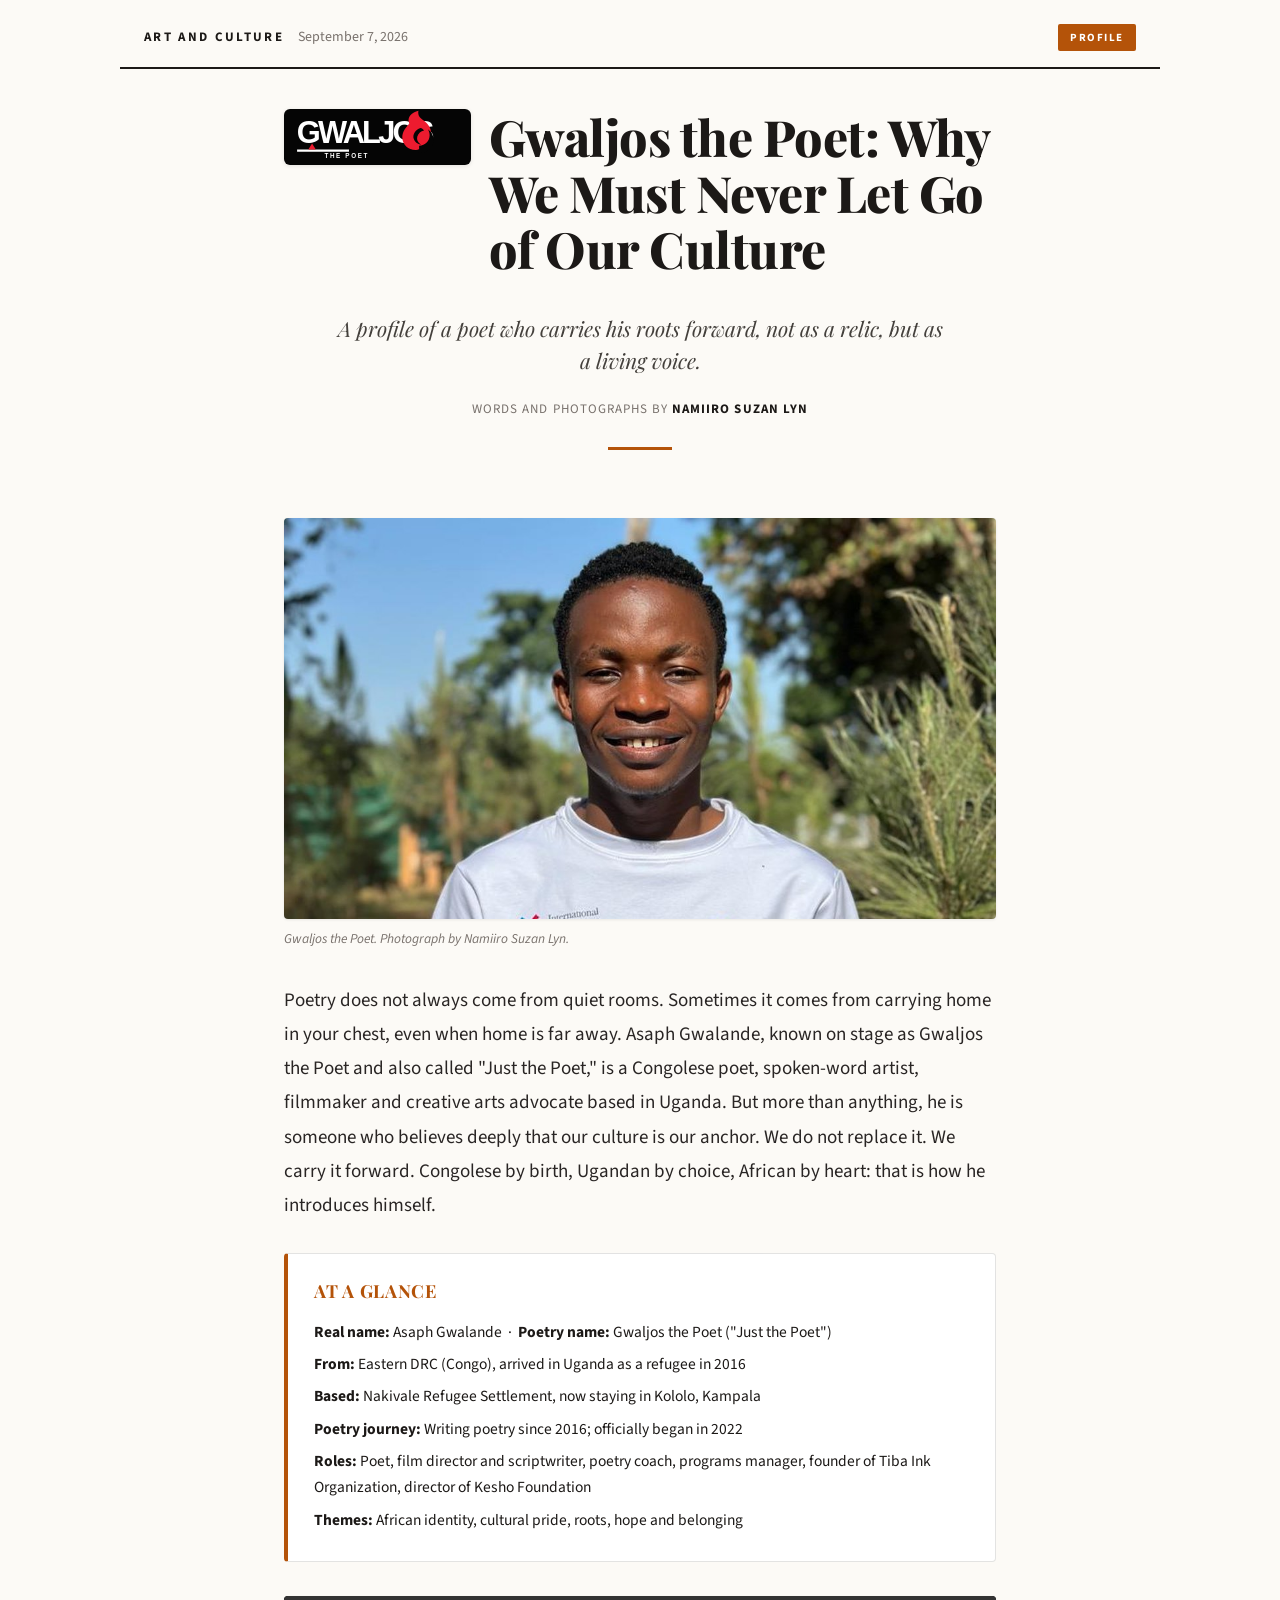
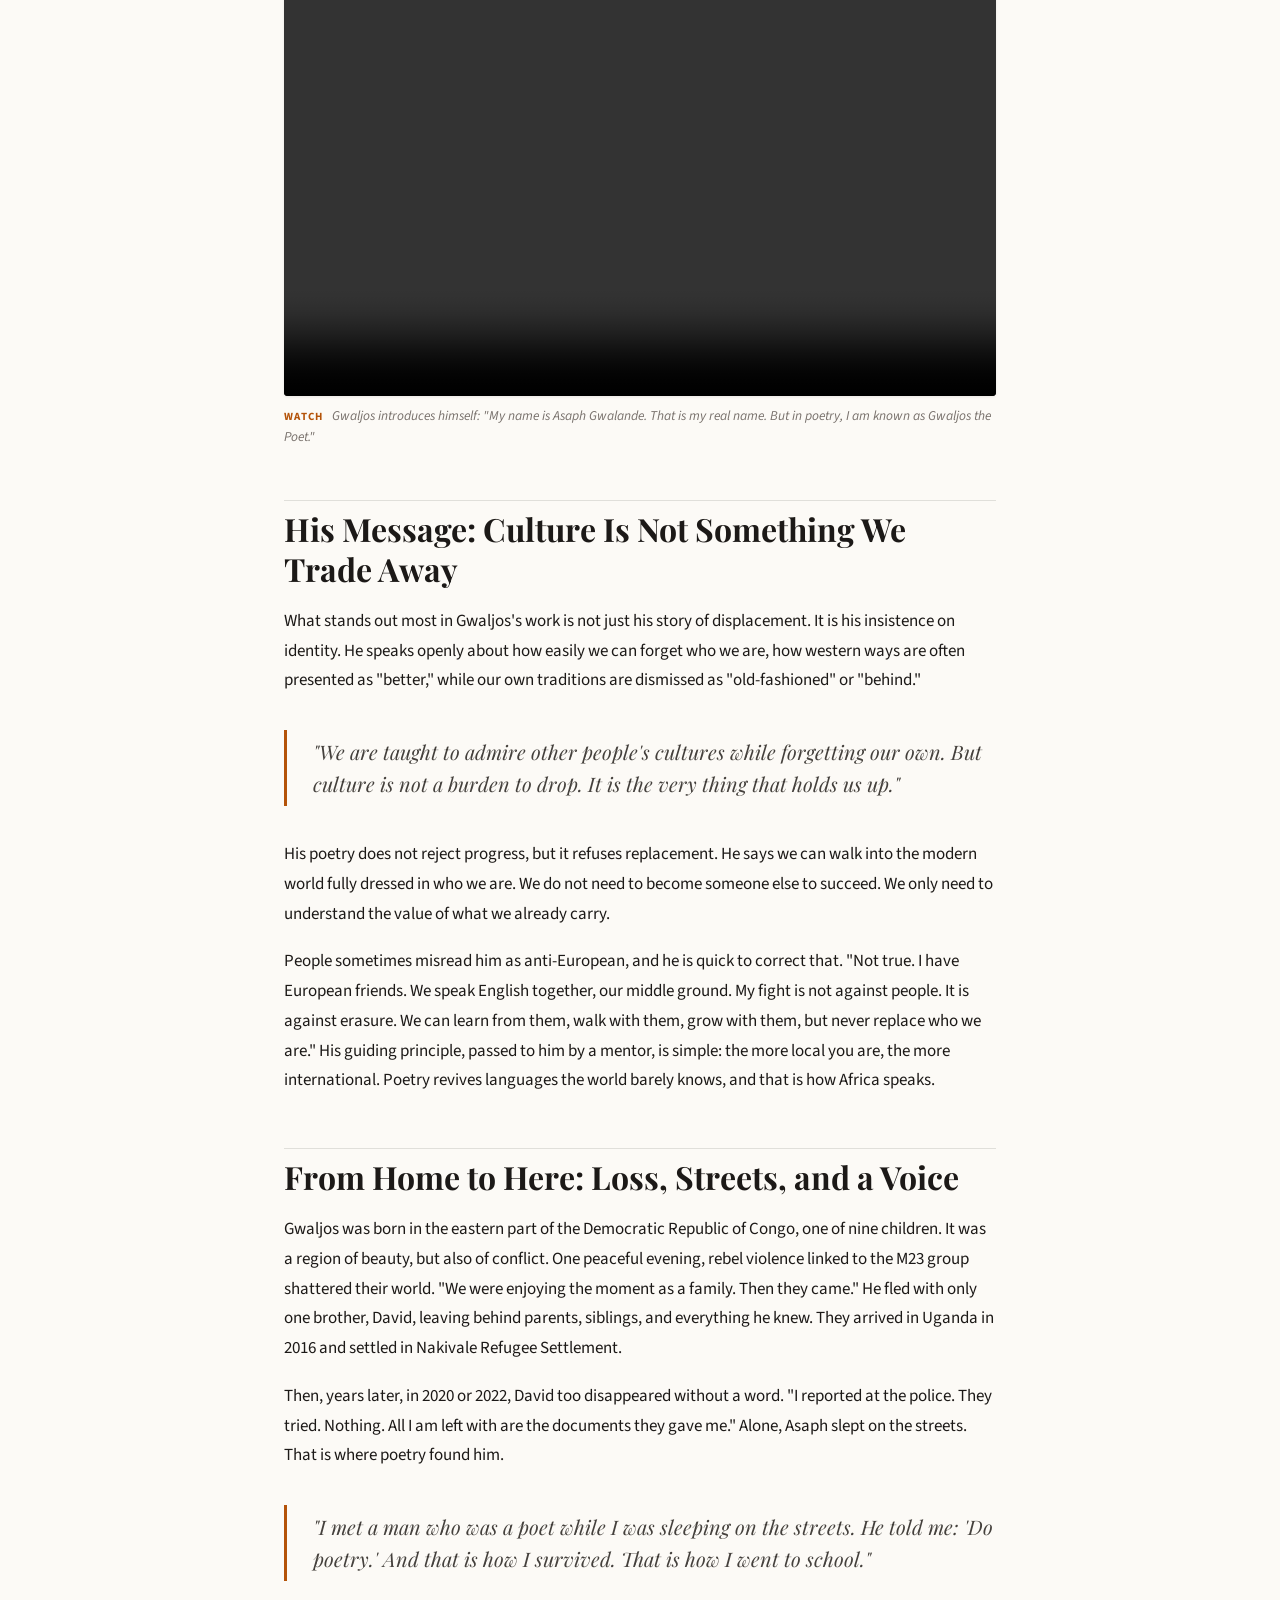
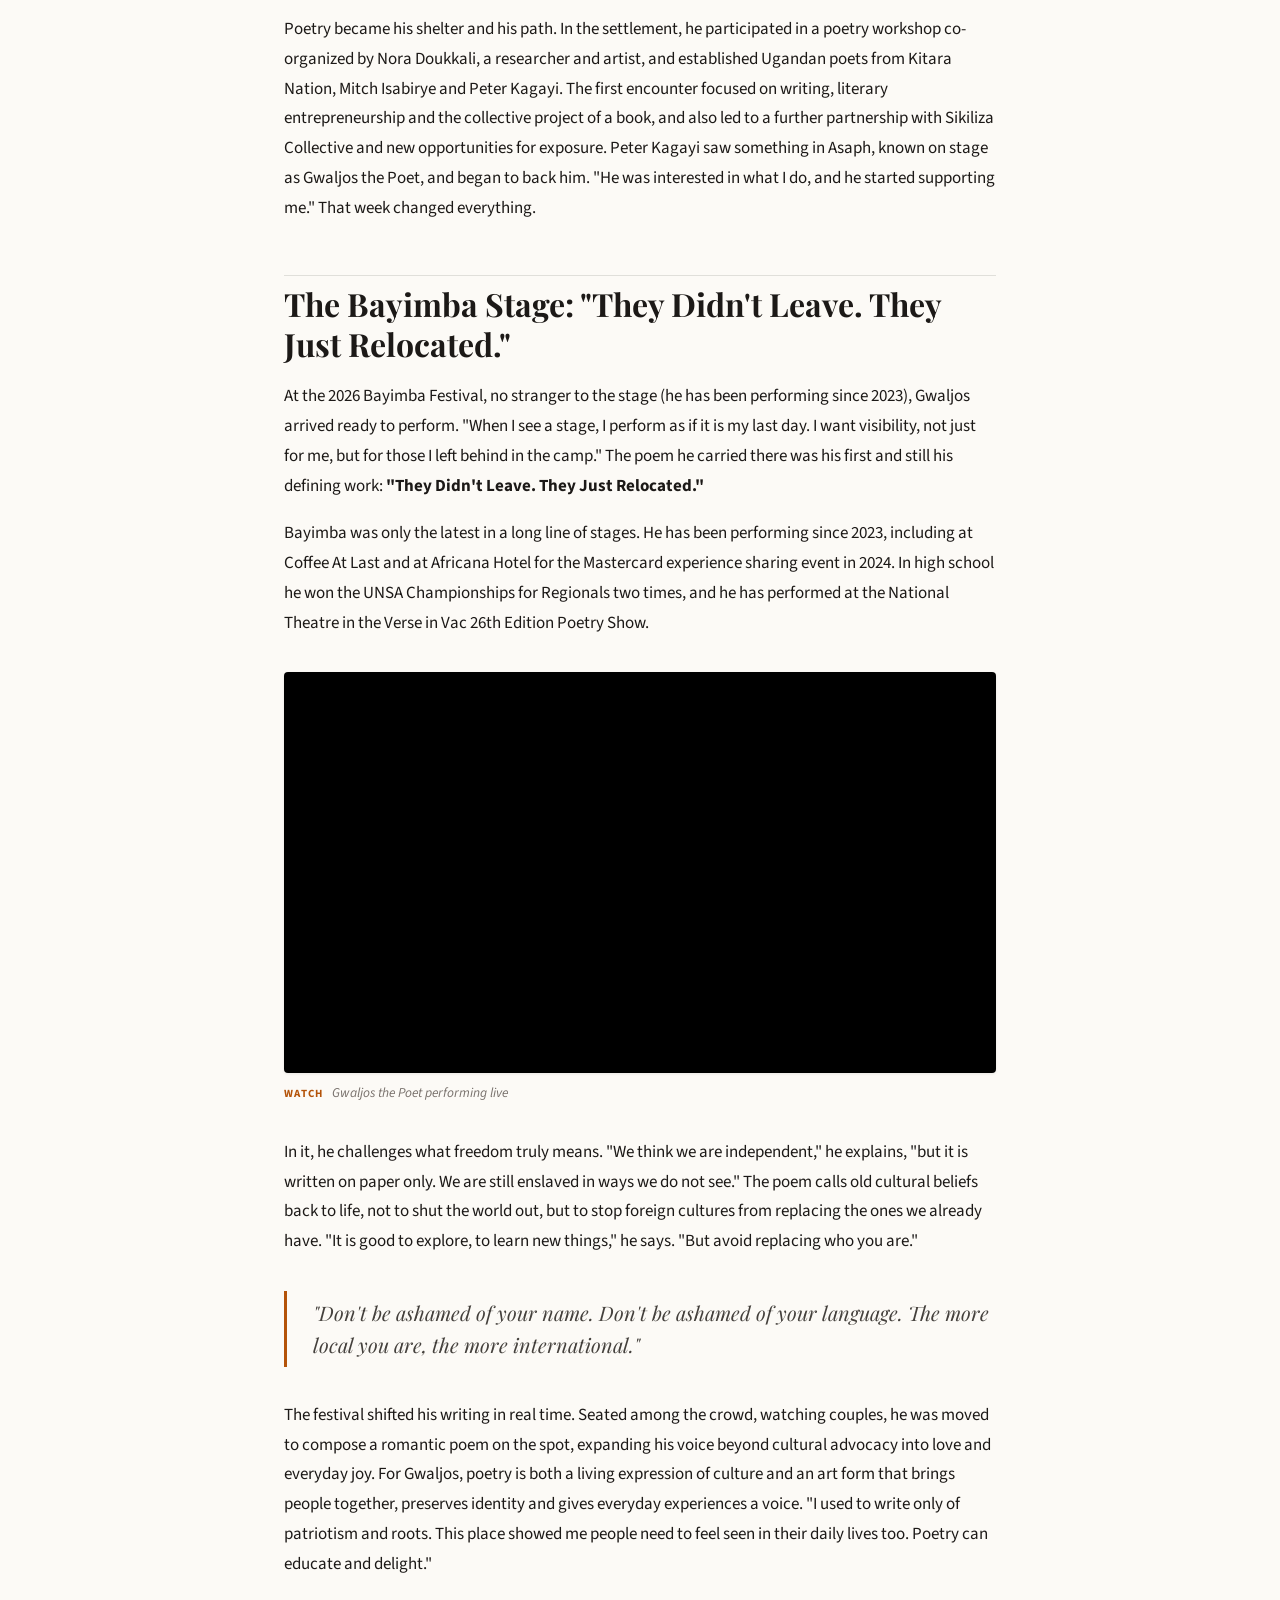
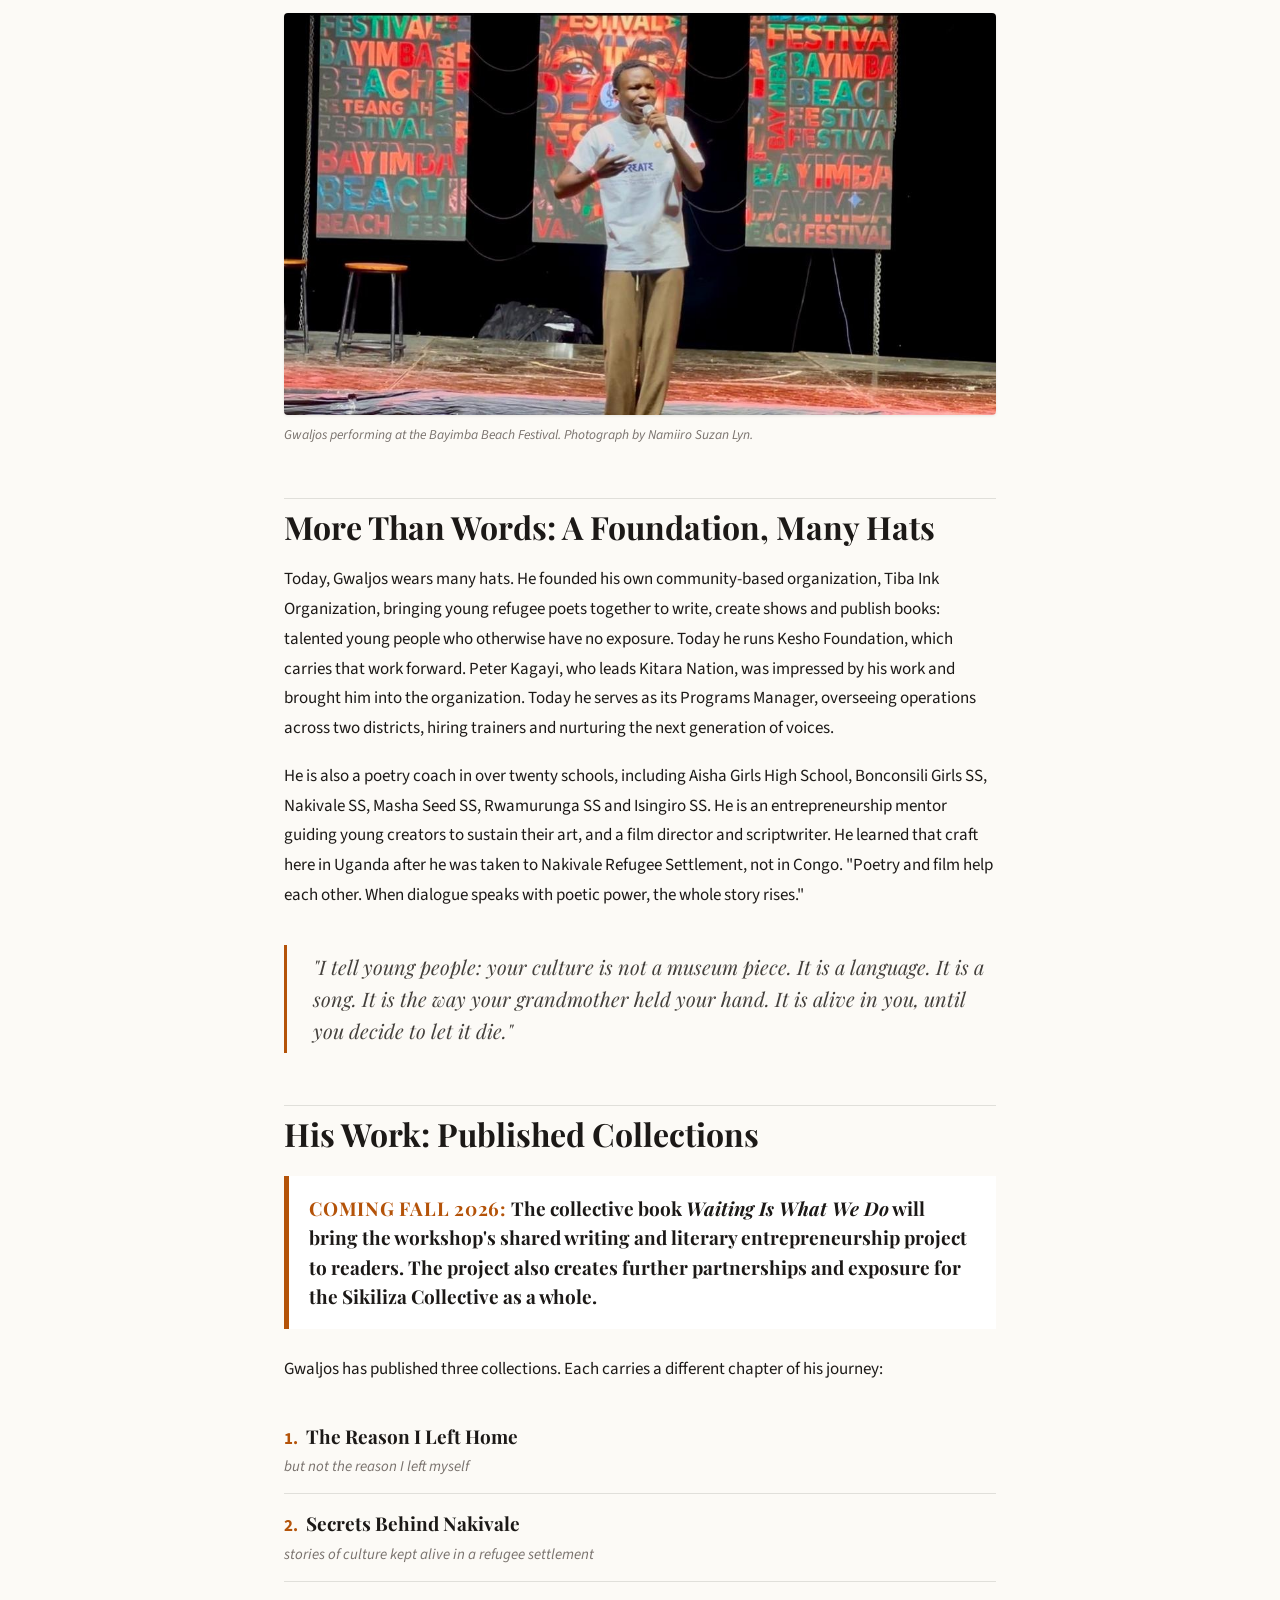
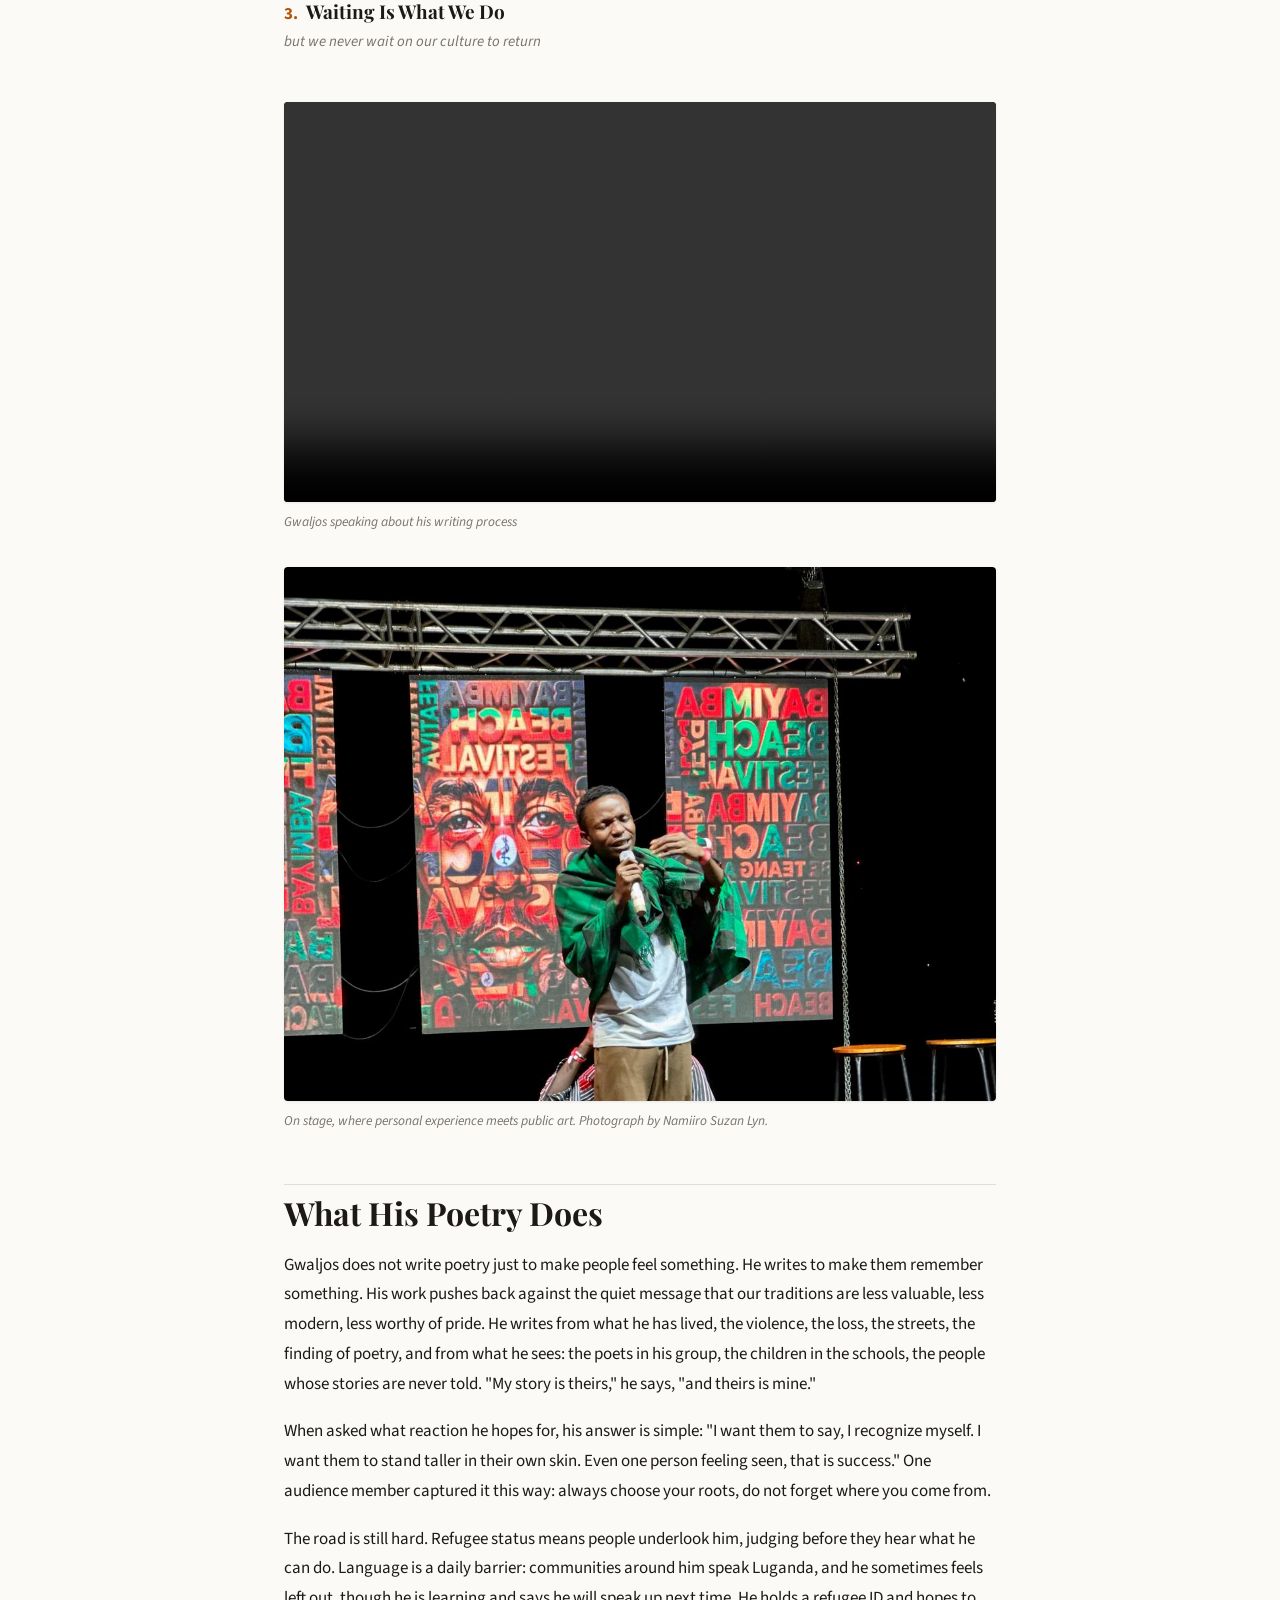
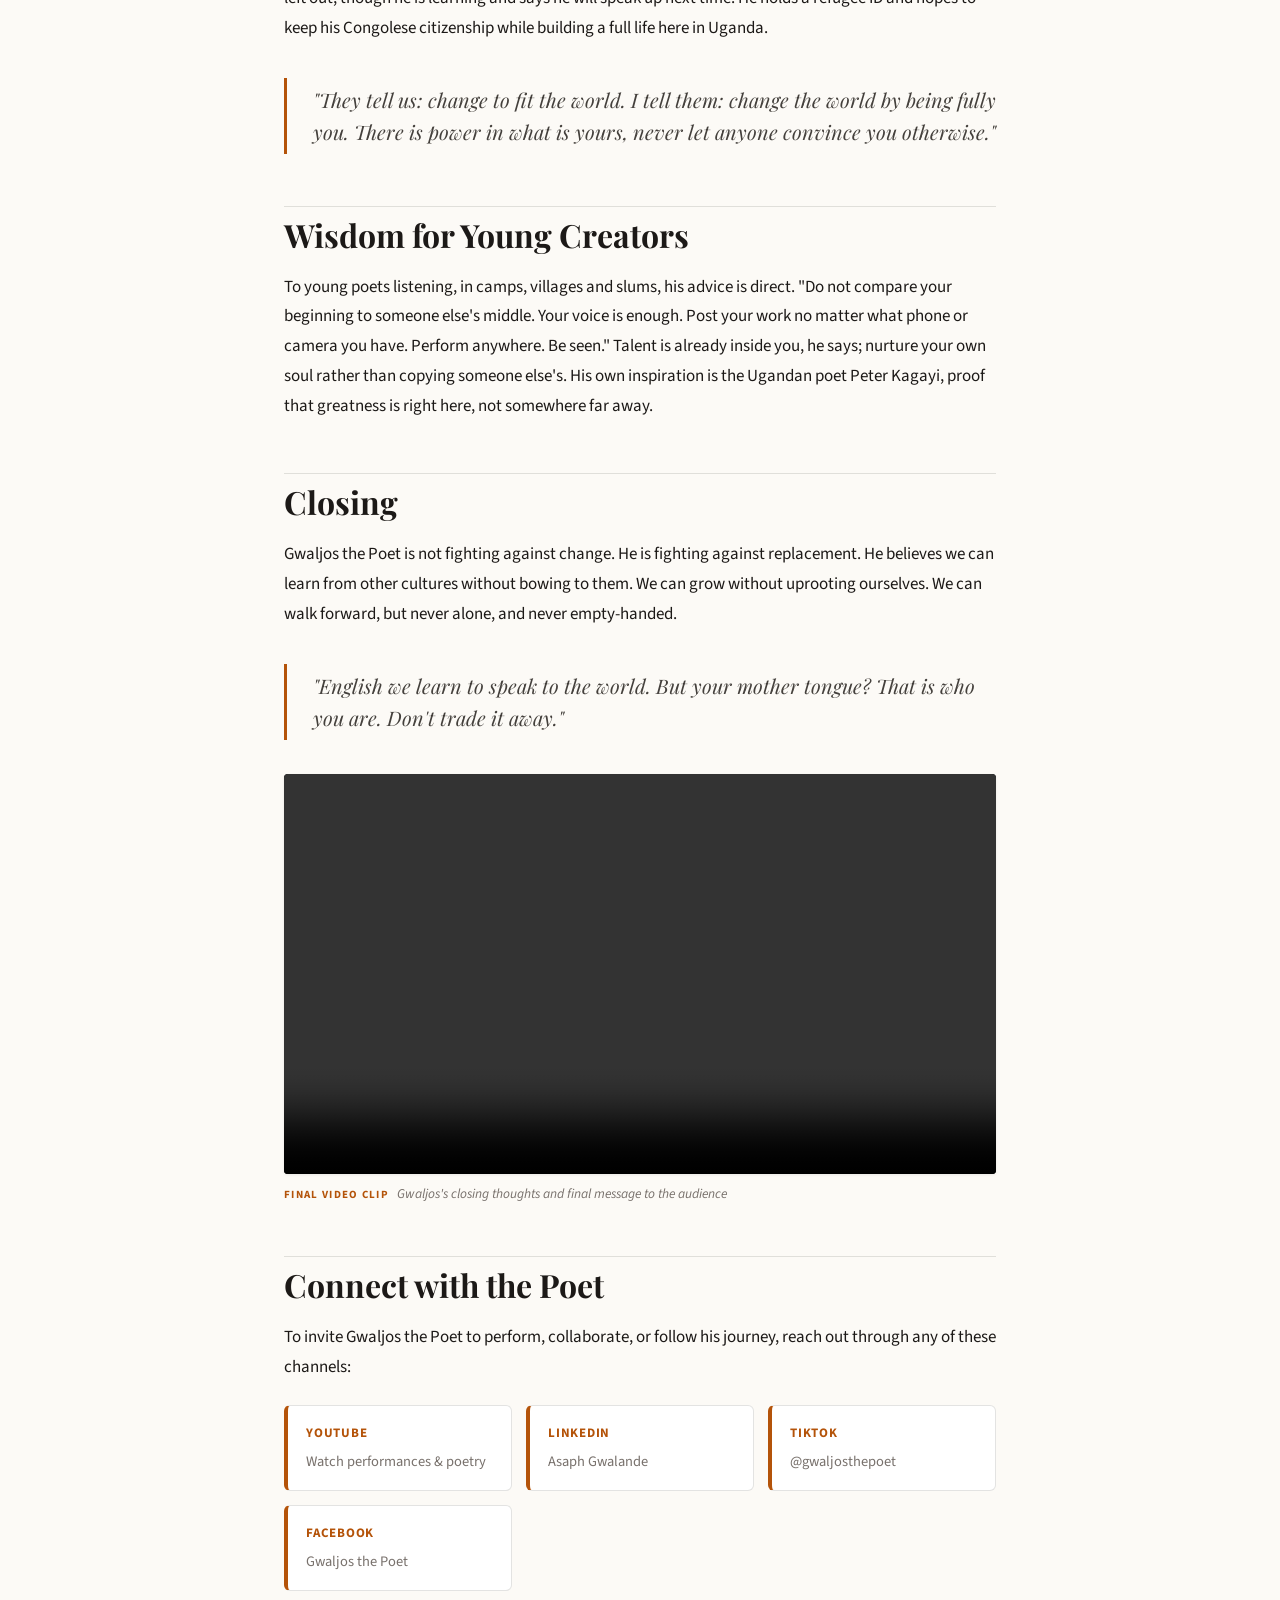
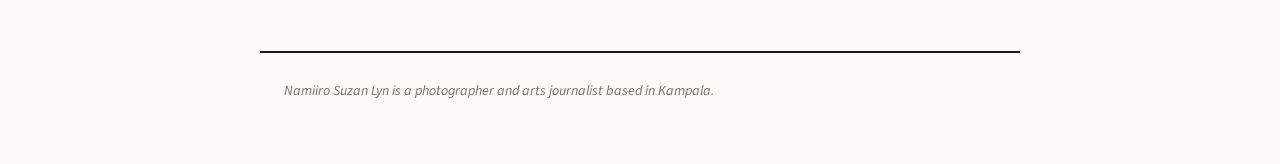
<file: index.html>
<!DOCTYPE html>
<html lang="en">
<head>
<meta charset="utf-8">
<meta name="viewport" content="width=device-width, initial-scale=1">
<title>Gwaljos the Poet: Why We Must Never Let Go of Our Culture</title>
<link rel="stylesheet" href="style.css">
<link rel="icon" type="image/svg+xml" sizes="64x64" href="[data-uri]">
<link rel="preconnect" href="https://fonts.googleapis.com">
<link rel="preconnect" href="https://fonts.gstatic.com" crossorigin>
<link href="https://fonts.googleapis.com/css2?family=Playfair+Display:ital,wght@0,400;0,600;0,700;0,800;1,400&family=Source+Sans+3:ital,wght@0,400;0,600;0,700;1,400&display=swap" rel="stylesheet">

</head>
<body>

<div class="masthead">
  <span class="brand">Art and Culture</span>
  <span class="date">September 7, 2026</span>
  <span class="tag">Profile</span>
</div>

<article>

<header class="head">
  <div class="title-row"><img class="logo-inline" src="[data-uri]" alt="Gwaljos the Poet logo"><h1>Gwaljos the Poet: Why We Must Never Let Go of Our Culture</h1></div>
  <p class="standfirst">A profile of a poet who carries his roots forward, not as a relic, but as a living voice.</p>
  <p class="byline">Words and photographs by <strong>Namiiro Suzan Lyn</strong></p>
  <div class="rule"></div>
</header>

<figure>
  <img src="[data-uri]" alt="Gwaljos the Poet" loading="lazy" onerror="this.style.display='none'">
  <figcaption>Gwaljos the Poet. Photograph by Namiiro Suzan Lyn.</figcaption>
</figure>

<p class="lede">Poetry does not always come from quiet rooms. Sometimes it comes from carrying home in your chest, even when home is far away. Asaph Gwalande, known on stage as Gwaljos the Poet and also called "Just the Poet," is a Congolese poet, spoken-word artist, filmmaker and creative arts advocate based in Uganda. But more than anything, he is someone who believes deeply that our culture is our anchor. We do not replace it. We carry it forward. Congolese by birth, Ugandan by choice, African by heart: that is how he introduces himself.</p>

<div class="facts">
  <h3>At a glance</h3>
  <p><strong>Real name:</strong> Asaph Gwalande &nbsp;·&nbsp; <strong>Poetry name:</strong> Gwaljos the Poet ("Just the Poet")</p>
  <p><strong>From:</strong> Eastern DRC (Congo), arrived in Uganda as a refugee in 2016</p>
  <p><strong>Based:</strong> Nakivale Refugee Settlement, now staying in Kololo, Kampala</p>
  <p><strong>Poetry journey:</strong> Writing poetry since 2016; officially began in 2022</p>
  <p><strong>Roles:</strong> Poet, film director and scriptwriter, poetry coach, programs manager, founder of Tiba Ink Organization, director of Kesho Foundation</p>
  <p><strong>Themes:</strong> African identity, cultural pride, roots, hope and belonging</p>
</div>

<figure>
  <video controls preload="metadata" playsinline type="video/mp4" src="https://p16-flow-file-sign.ibyteimg.com/tos-mya-i-u8dpqn1f20/rc/pc/super_tool/e868f2780e8946efb82eae32f4063dd0.mp4?rcl=202609091807317C556850A29FB116FFAE&amp;rk3s=8e244e95&amp;rrcfp=f512b60b&amp;x-expires=1789553367&amp;x-signature=BCqzQxxnF8%2BC0tG7X%2FaJSeq4v%2Fg%3D"></video>
  <figcaption><span class="clip-label">Watch</span>Gwaljos introduces himself: "My name is Asaph Gwalande. That is my real name. But in poetry, I am known as Gwaljos the Poet."</figcaption>
</figure>

<h2>His Message: Culture Is Not Something We Trade Away</h2>

<p>What stands out most in Gwaljos's work is not just his story of displacement. It is his insistence on identity. He speaks openly about how easily we can forget who we are, how western ways are often presented as "better," while our own traditions are dismissed as "old-fashioned" or "behind."</p>

<blockquote>"We are taught to admire other people's cultures while forgetting our own. But culture is not a burden to drop. It is the very thing that holds us up."</blockquote>

<p>His poetry does not reject progress, but it refuses replacement. He says we can walk into the modern world fully dressed in who we are. We do not need to become someone else to succeed. We only need to understand the value of what we already carry.</p>

<p>People sometimes misread him as anti-European, and he is quick to correct that. "Not true. I have European friends. We speak English together, our middle ground. My fight is not against people. It is against erasure. We can learn from them, walk with them, grow with them, but never replace who we are." His guiding principle, passed to him by a mentor, is simple: the more local you are, the more international. Poetry revives languages the world barely knows, and that is how Africa speaks.</p>

<h2>From Home to Here: Loss, Streets, and a Voice</h2>

<p>Gwaljos was born in the eastern part of the Democratic Republic of Congo, one of nine children. It was a region of beauty, but also of conflict. One peaceful evening, rebel violence linked to the M23 group shattered their world. "We were enjoying the moment as a family. Then they came." He fled with only one brother, David, leaving behind parents, siblings, and everything he knew. They arrived in Uganda in 2016 and settled in Nakivale Refugee Settlement.</p>

<p>Then, years later, in 2020 or 2022, David too disappeared without a word. "I reported at the police. They tried. Nothing. All I am left with are the documents they gave me." Alone, Asaph slept on the streets. That is where poetry found him.</p>

<blockquote>"I met a man who was a poet while I was sleeping on the streets. He told me: 'Do poetry.' And that is how I survived. That is how I went to school."</blockquote>

<p>Poetry became his shelter and his path. In the settlement, he participated in a poetry workshop co-organized by Nora Doukkali, a researcher and artist, and established Ugandan poets from Kitara Nation, Mitch Isabirye and Peter Kagayi. The first encounter focused on writing, literary entrepreneurship and the collective project of a book, and also led to a further partnership with Sikiliza Collective and new opportunities for exposure. Peter Kagayi saw something in Asaph, known on stage as Gwaljos the Poet, and began to back him. "He was interested in what I do, and he started supporting me." That week changed everything.</p>

<h2>The Bayimba Stage: "They Didn't Leave. They Just Relocated."</h2>

<p>At the 2026 Bayimba Festival, no stranger to the stage (he has been performing since 2023), Gwaljos arrived ready to perform. "When I see a stage, I perform as if it is my last day. I want visibility, not just for me, but for those I left behind in the camp." The poem he carried there was his first and still his defining work: <strong>"They Didn't Leave. They Just Relocated."</strong></p>

<p>Bayimba was only the latest in a long line of stages. He has been performing since 2023, including at Coffee At Last and at Africana Hotel for the Mastercard experience sharing event in 2024. In high school he won the UNSA Championships for Regionals two times, and he has performed at the National Theatre in the Verse in Vac 26th Edition Poetry Show.</p>

<figure>
  <iframe class="yt-embed" src="https://www.youtube.com/embed/VsGaIiJBn1A" title="Gwaljos the Poet performing" allow="accelerometer; autoplay; clipboard-write; encrypted-media; gyroscope; picture-in-picture" allowfullscreen></iframe>
  <figcaption><span class="clip-label">Watch</span>Gwaljos the Poet performing live</figcaption>
</figure>

<p>In it, he challenges what freedom truly means. "We think we are independent," he explains, "but it is written on paper only. We are still enslaved in ways we do not see." The poem calls old cultural beliefs back to life, not to shut the world out, but to stop foreign cultures from replacing the ones we already have. "It is good to explore, to learn new things," he says. "But avoid replacing who you are."</p>

<blockquote>"Don't be ashamed of your name. Don't be ashamed of your language. The more local you are, the more international."</blockquote>

<p>The festival shifted his writing in real time. Seated among the crowd, watching couples, he was moved to compose a romantic poem on the spot, expanding his voice beyond cultural advocacy into love and everyday joy. For Gwaljos, poetry is both a living expression of culture and an art form that brings people together, preserves identity and gives everyday experiences a voice. "I used to write only of patriotism and roots. This place showed me people need to feel seen in their daily lives too. Poetry can educate and delight."</p>

<figure>
  <img src="[data-uri]" alt="Gwaljos performing at the Bayimba Beach Festival" loading="lazy" onerror="this.style.display='none'">
  <figcaption>Gwaljos performing at the Bayimba Beach Festival. Photograph by Namiiro Suzan Lyn.</figcaption>
</figure>

<h2>More Than Words: A Foundation, Many Hats</h2>

<p>Today, Gwaljos wears many hats. He founded his own community-based organization, Tiba Ink Organization, bringing young refugee poets together to write, create shows and publish books: talented young people who otherwise have no exposure. Today he runs Kesho Foundation, which carries that work forward. Peter Kagayi, who leads Kitara Nation, was impressed by his work and brought him into the organization. Today he serves as its Programs Manager, overseeing operations across two districts, hiring trainers and nurturing the next generation of voices.</p>

<p>He is also a poetry coach in over twenty schools, including Aisha Girls High School, Bonconsili Girls SS, Nakivale SS, Masha Seed SS, Rwamurunga SS and Isingiro SS. He is an entrepreneurship mentor guiding young creators to sustain their art, and a film director and scriptwriter. He learned that craft here in Uganda after he was taken to Nakivale Refugee Settlement, not in Congo. "Poetry and film help each other. When dialogue speaks with poetic power, the whole story rises."</p>

<blockquote>"I tell young people: your culture is not a museum piece. It is a language. It is a song. It is the way your grandmother held your hand. It is alive in you, until you decide to let it die."</blockquote>

<h2>His Work: Published Collections</h2>

<p class="publication-announcement"><strong>Coming Fall 2026:</strong> The collective book <em>Waiting Is What We Do</em> will bring the workshop's shared writing and literary entrepreneurship project to readers. The project also creates further partnerships and exposure for the Sikiliza Collective as a whole.</p>

<p>Gwaljos has published three collections. Each carries a different chapter of his journey:</p>

<ul class="pubs">
  <li><span class="num">1.</span><span class="title">The Reason I Left Home</span><span class="sub">but not the reason I left myself</span></li>
  <li><span class="num">2.</span><span class="title">Secrets Behind Nakivale</span><span class="sub">stories of culture kept alive in a refugee settlement</span></li>
  <li><span class="num">3.</span><span class="title">Waiting Is What We Do</span><span class="sub">but we never wait on our culture to return</span></li>
</ul>

<figure>
  <video controls preload="metadata" playsinline type="video/mp4" src="https://p16-flow-file-sign.ibyteimg.com/tos-mya-i-u8dpqn1f20/rc/pc/super_tool/8a78fee294374e72a8416eef832b3c81.mp4?rcl=202609091807317C556850A29FB116FFAE&amp;rk3s=8e244e95&amp;rrcfp=f512b60b&amp;x-expires=1789553367&amp;x-signature=pFPosLKdrzqJ4KLXENHfHugUBD0%3D"></video>
  <figcaption>Gwaljos speaking about his writing process</figcaption>
</figure>

<figure>
  <img src="[data-uri]" alt="Gwaljos on stage" loading="lazy" onerror="this.style.display='none'">
  <figcaption>On stage, where personal experience meets public art. Photograph by Namiiro Suzan Lyn.</figcaption>
</figure>

<h2>What His Poetry Does</h2>

<p>Gwaljos does not write poetry just to make people feel something. He writes to make them remember something. His work pushes back against the quiet message that our traditions are less valuable, less modern, less worthy of pride. He writes from what he has lived, the violence, the loss, the streets, the finding of poetry, and from what he sees: the poets in his group, the children in the schools, the people whose stories are never told. "My story is theirs," he says, "and theirs is mine."</p>

<p>When asked what reaction he hopes for, his answer is simple: "I want them to say, I recognize myself. I want them to stand taller in their own skin. Even one person feeling seen, that is success." One audience member captured it this way: always choose your roots, do not forget where you come from.</p>

<p>The road is still hard. Refugee status means people underlook him, judging before they hear what he can do. Language is a daily barrier: communities around him speak Luganda, and he sometimes feels left out, though he is learning and says he will speak up next time. He holds a refugee ID and hopes to keep his Congolese citizenship while building a full life here in Uganda.</p>

<blockquote>"They tell us: change to fit the world. I tell them: change the world by being fully you. There is power in what is yours, never let anyone convince you otherwise."</blockquote>

<h2>Wisdom for Young Creators</h2>

<p>To young poets listening, in camps, villages and slums, his advice is direct. "Do not compare your beginning to someone else's middle. Your voice is enough. Post your work no matter what phone or camera you have. Perform anywhere. Be seen." Talent is already inside you, he says; nurture your own soul rather than copying someone else's. His own inspiration is the Ugandan poet Peter Kagayi, proof that greatness is right here, not somewhere far away.</p>

<h2>Closing</h2>

<p>Gwaljos the Poet is not fighting against change. He is fighting against replacement. He believes we can learn from other cultures without bowing to them. We can grow without uprooting ourselves. We can walk forward, but never alone, and never empty-handed.</p>

<blockquote>"English we learn to speak to the world. But your mother tongue? That is who you are. Don't trade it away."</blockquote>

<figure>
  <video controls preload="metadata" playsinline type="video/mp4" src="https://p16-flow-file-sign.ibyteimg.com/tos-mya-i-u8dpqn1f20/rc/pc/super_tool/ba9449d2634d442296cb8550fad9e278.mp4?rcl=2026090921003245A716D16ACCFB19AE42&amp;rk3s=8e244e95&amp;rrcfp=f512b60b&amp;x-expires=1789563661&amp;x-signature=89RmqXiOfoSoUere%2F5mQULkyVTw%3D"></video>
  <figcaption><span class="clip-label">Final video clip</span>Gwaljos's closing thoughts and final message to the audience</figcaption>
</figure>


<h2>Connect with the Poet</h2>
<p>To invite Gwaljos the Poet to perform, collaborate, or follow his journey, reach out through any of these channels:</p>
<div class="contact-grid">
  <a class="contact-card" href="https://youtu.be/VsGaIiJBn1A?si=81FfT67Votm63jes" target="_blank" rel="noopener">
    <span class="contact-label">YouTube</span>
    <span class="contact-handle">Watch performances &amp; poetry</span>
  </a>
  <a class="contact-card" href="https://www.linkedin.com/in/asaph-gwalande-1b05943a1?utm_source=share_via&amp;utm_content=profile&amp;utm_medium=member_android" target="_blank" rel="noopener">
    <span class="contact-label">LinkedIn</span>
    <span class="contact-handle">Asaph Gwalande</span>
  </a>
  <a class="contact-card" href="https://vm.tiktok.com/ZS9SjvejCRRaS-MeUII/" target="_blank" rel="noopener">
    <span class="contact-label">TikTok</span>
    <span class="contact-handle">@gwaljosthepoet</span>
  </a>
  <a class="contact-card" href="https://www.facebook.com/people/Asaph-Gwalande/61576502247749/" target="_blank" rel="noopener">
    <span class="contact-label">Facebook</span>
    <span class="contact-handle">Gwaljos the Poet</span>
  </a>
</div>

</article>

<footer class="colophon">
  Namiiro Suzan Lyn is a photographer and arts journalist based in Kampala.
</footer>

</body>
</html>
</file>
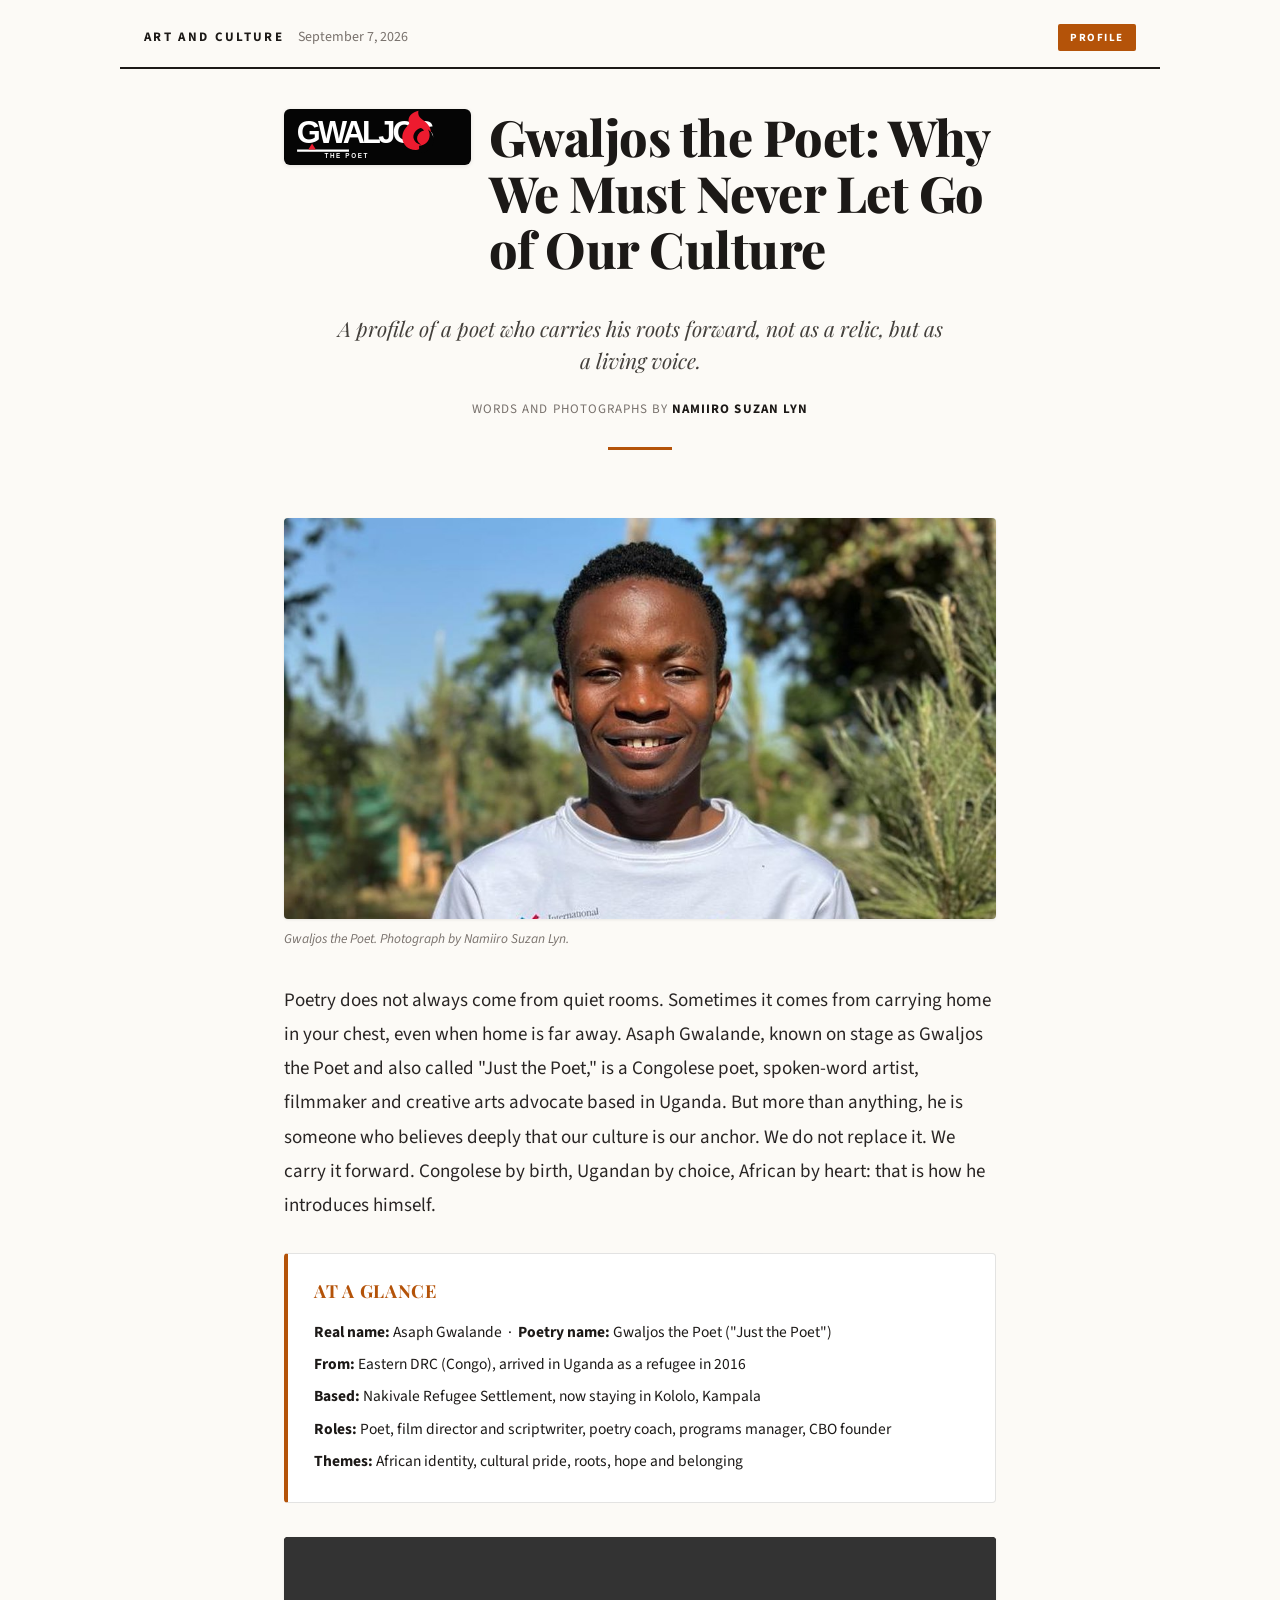
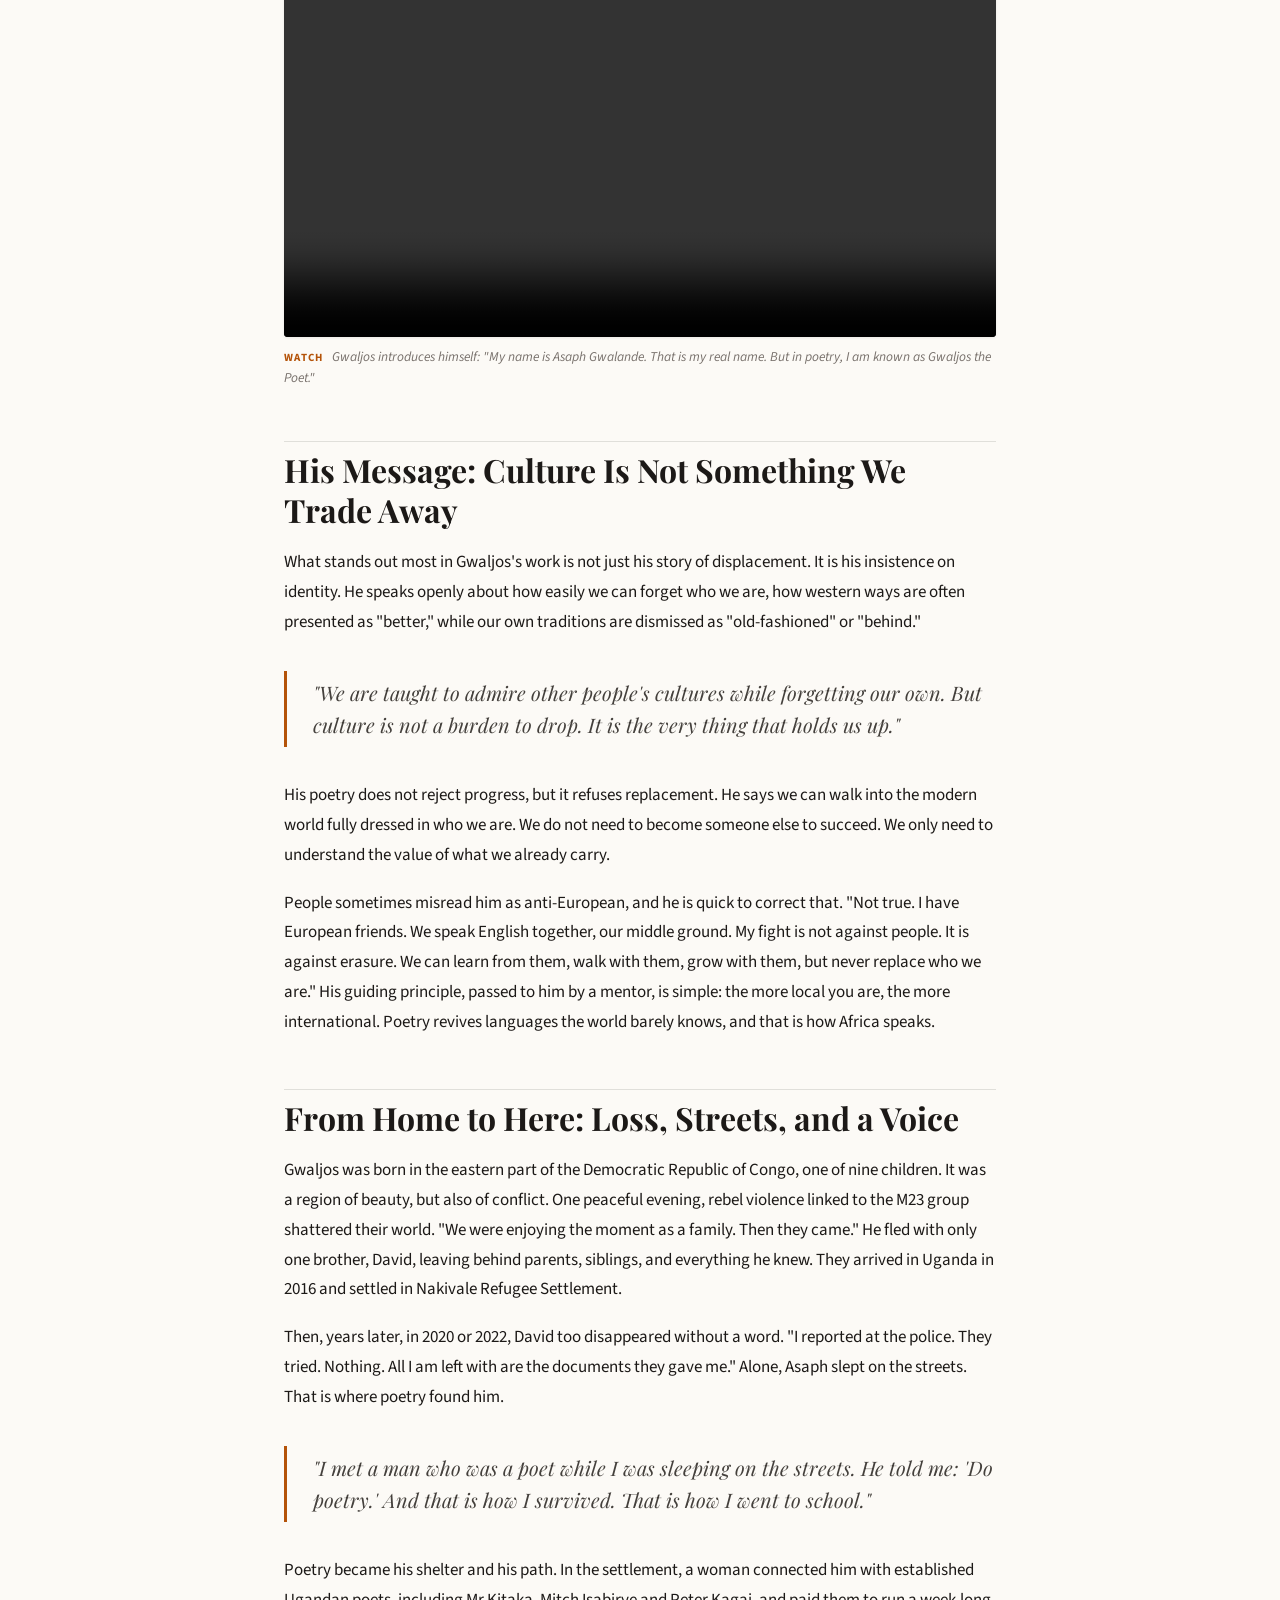
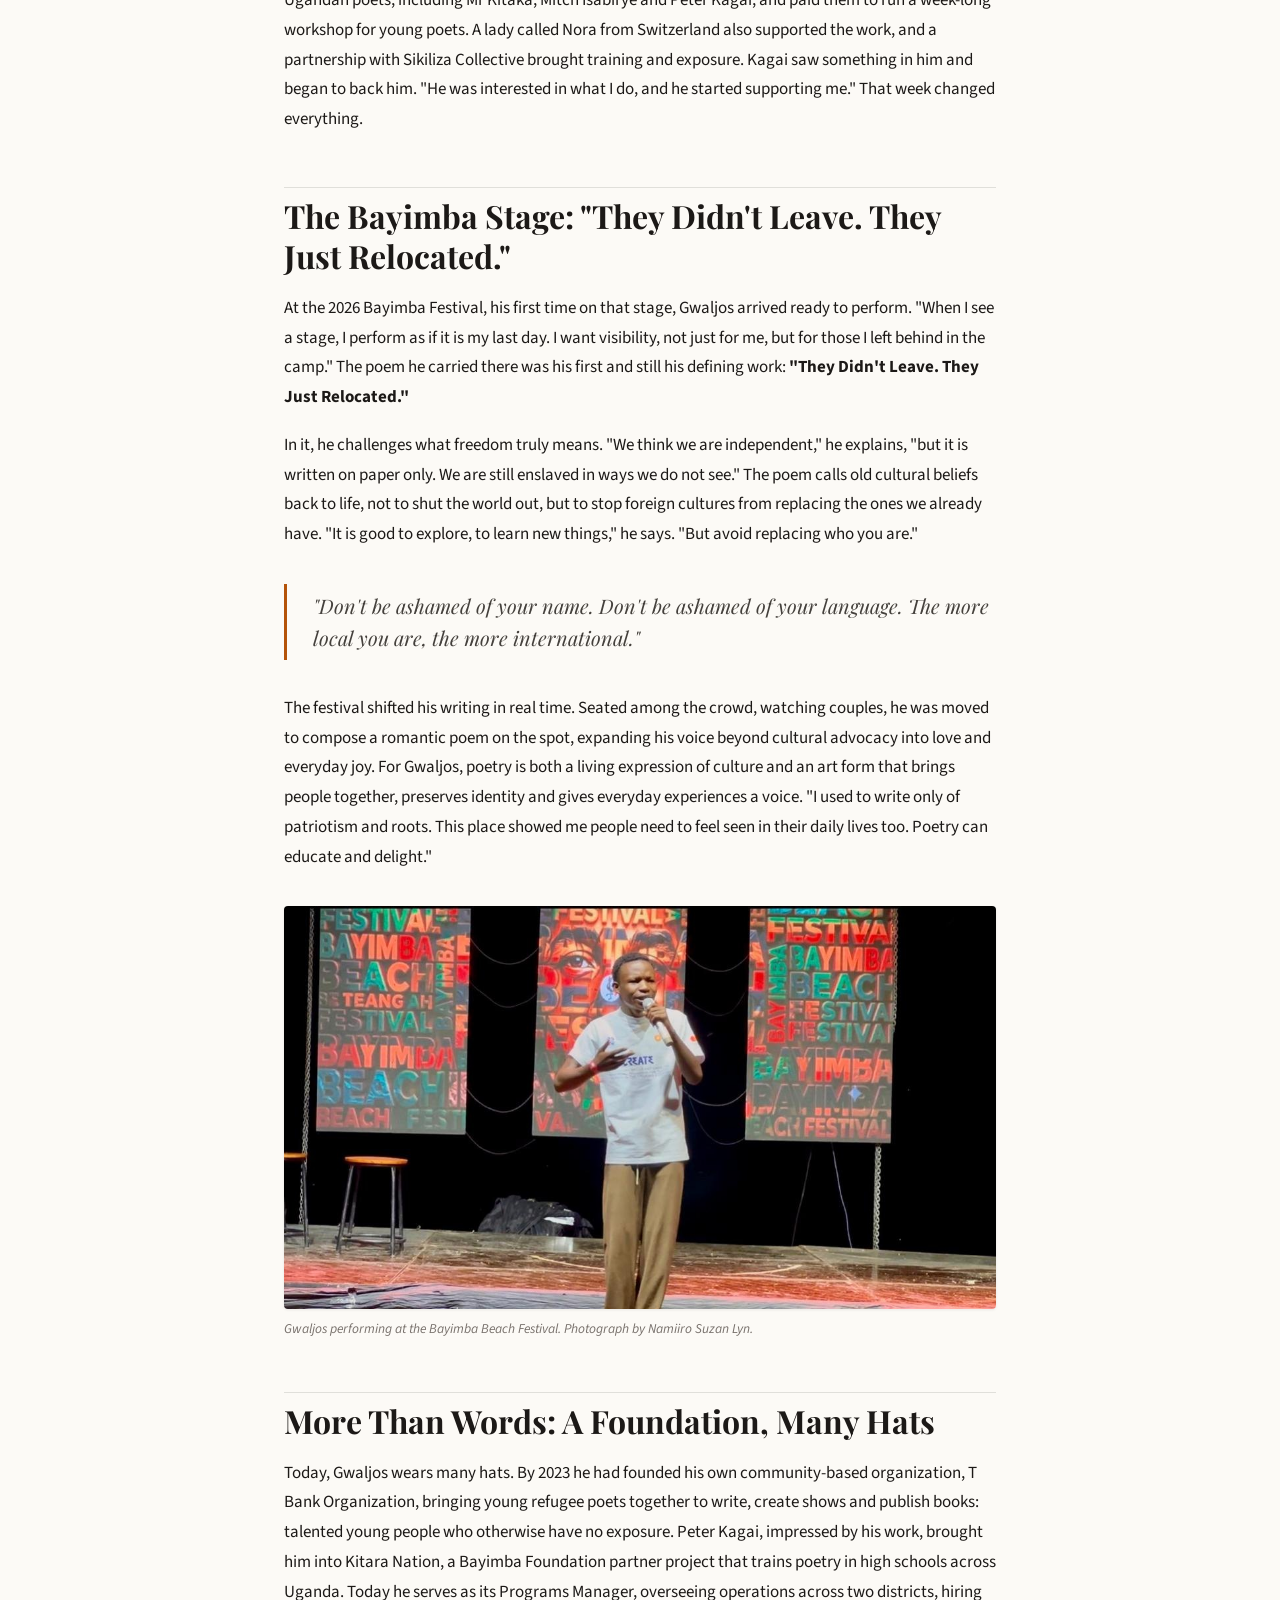
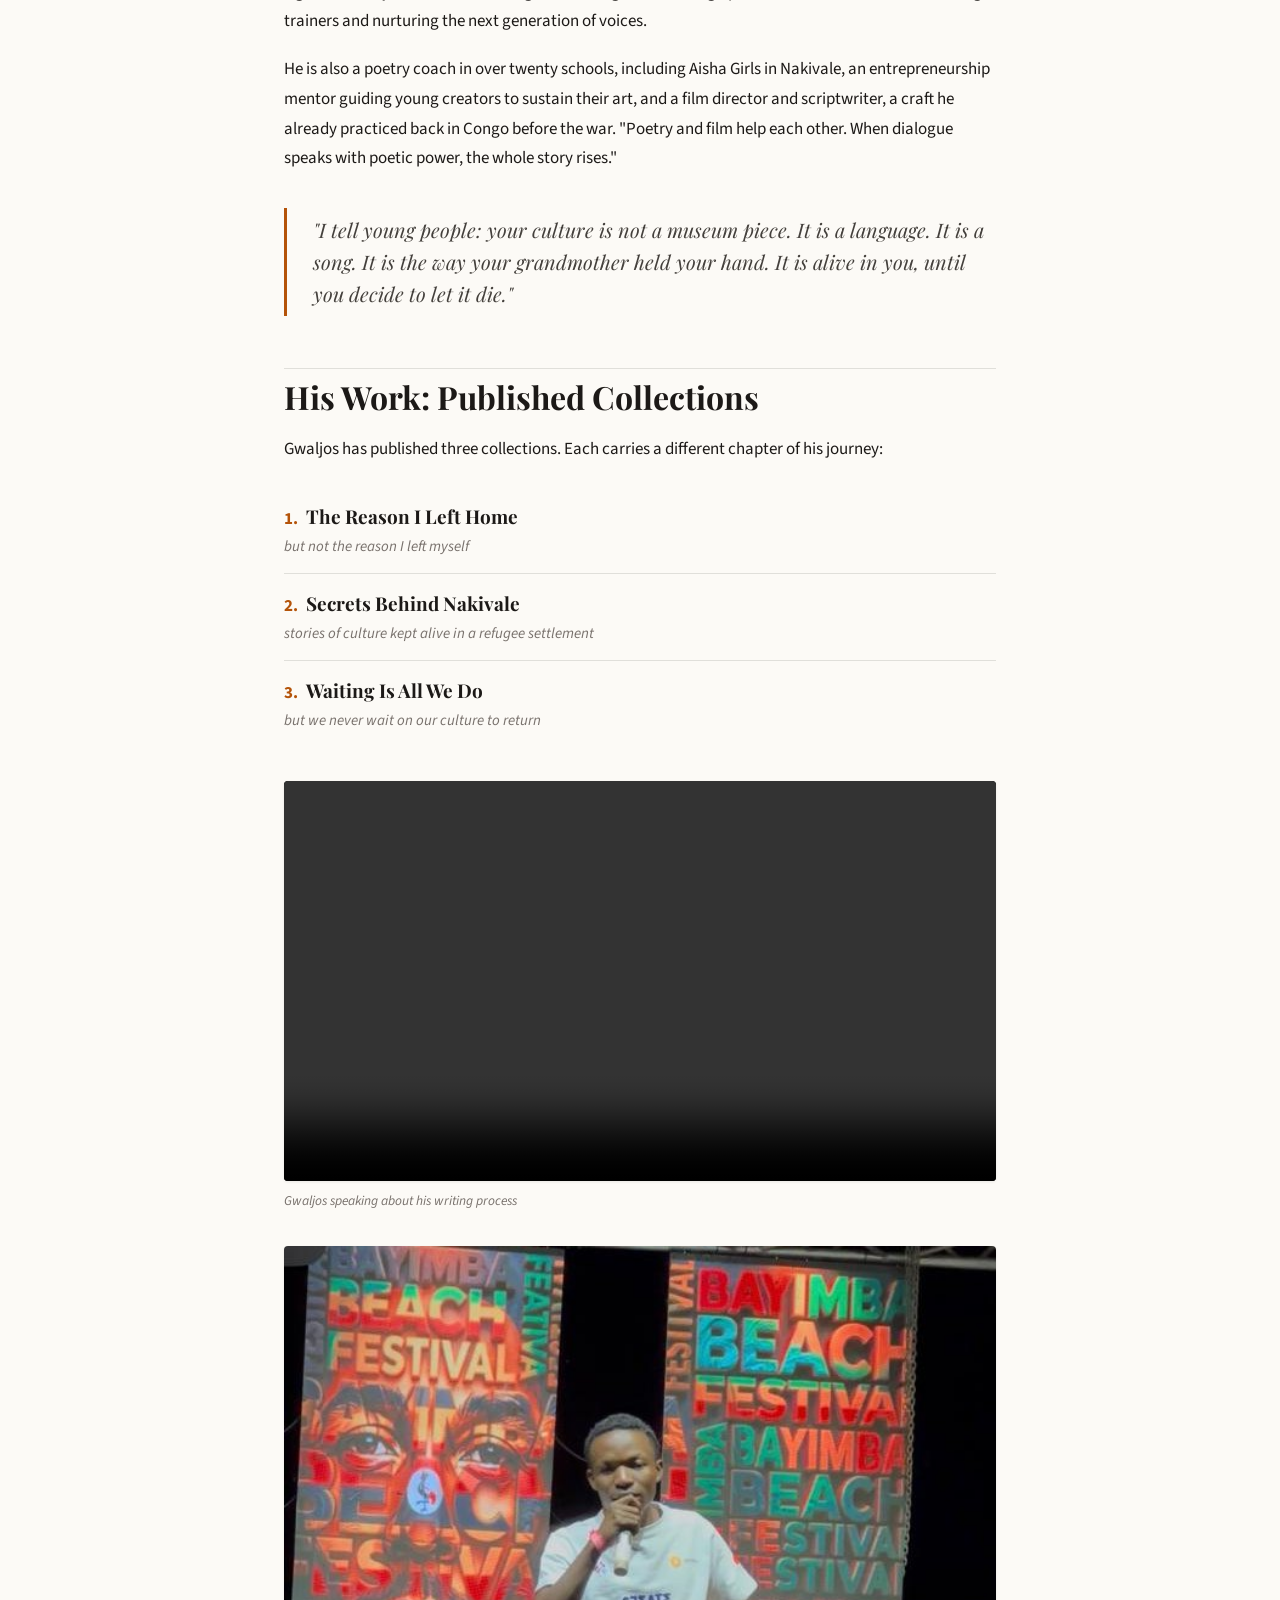
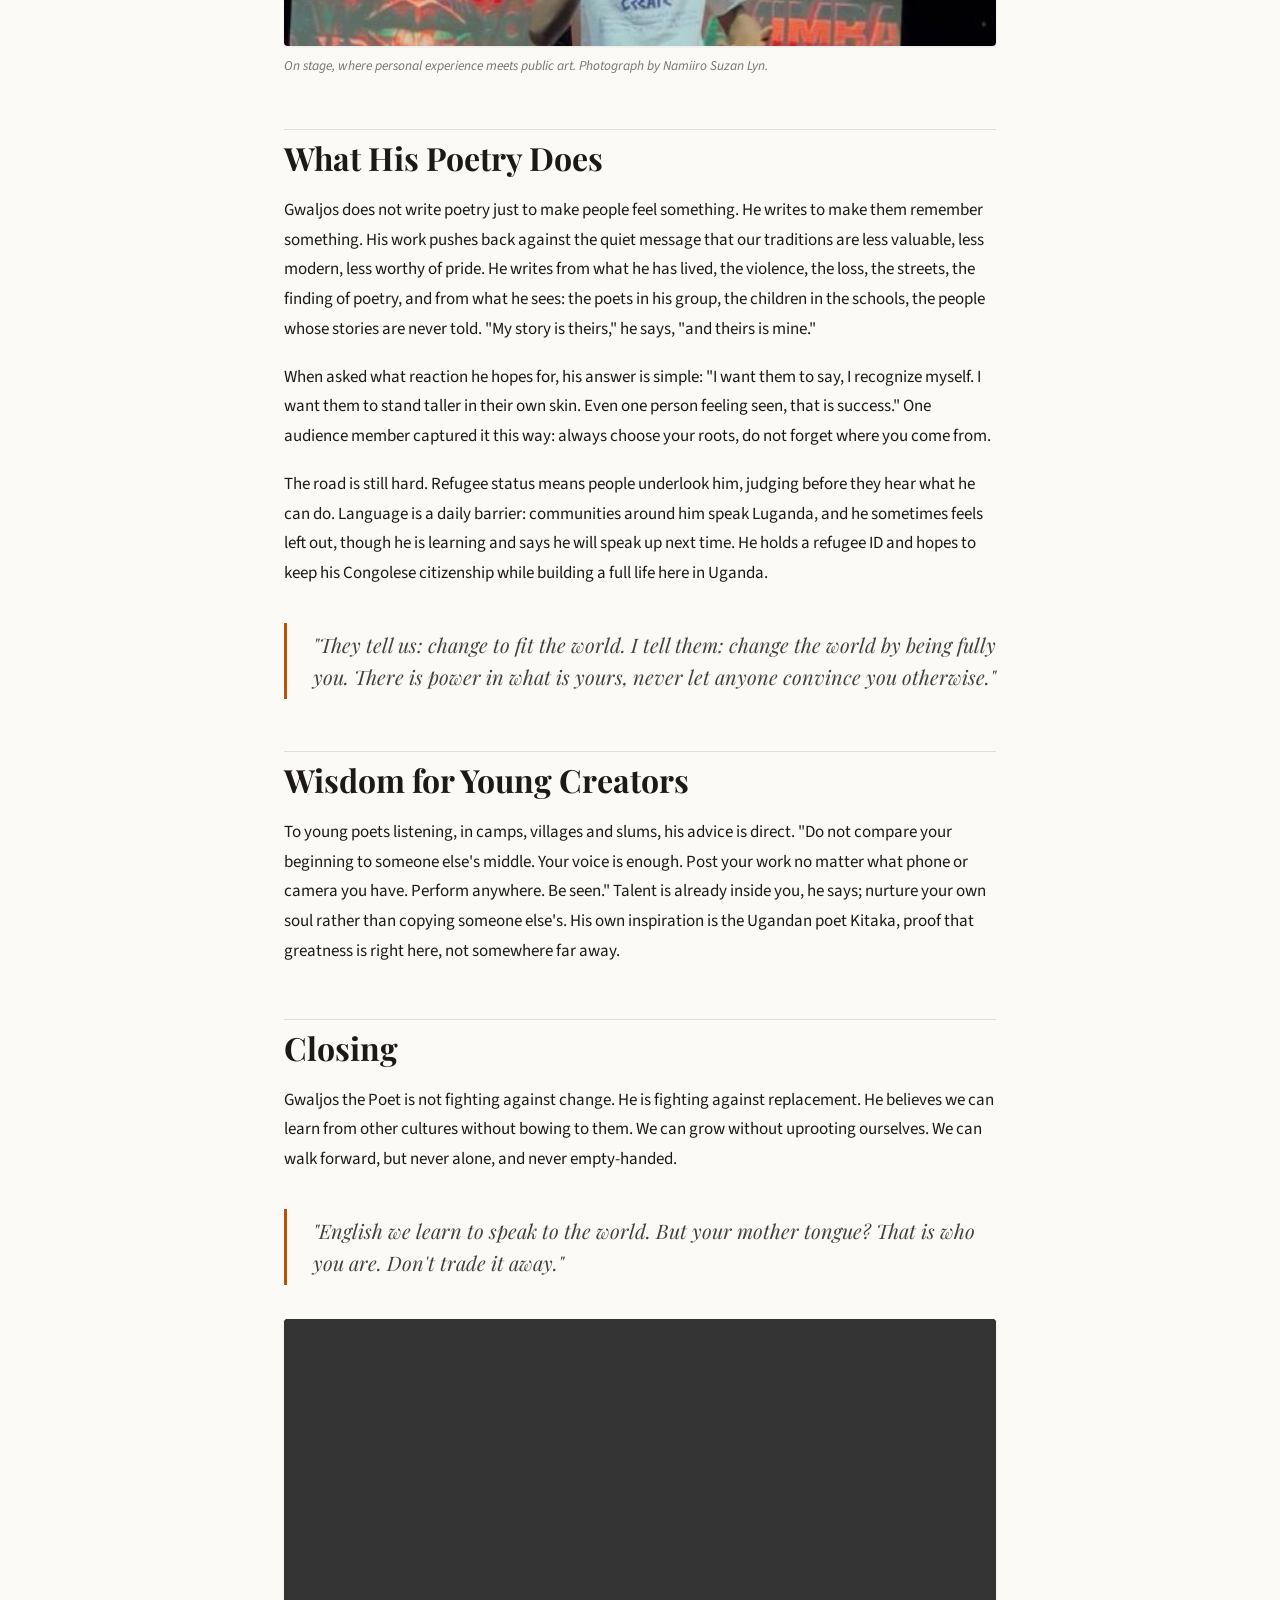
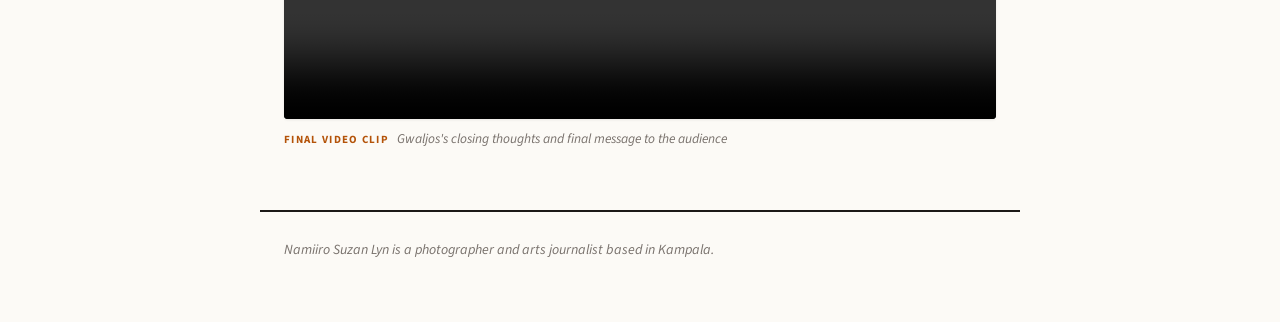
<file: poet.html>
<!DOCTYPE html>
<html lang="en">
<head>
<meta charset="utf-8">
<meta name="viewport" content="width=device-width, initial-scale=1">
<title>Gwaljos the Poet: Why We Must Never Let Go of Our Culture</title>
<link rel="icon" type="image/svg+xml" sizes="64x64" href="gwaljos-favicon.svg">
<link rel="preconnect" href="https://fonts.googleapis.com">
<link rel="preconnect" href="https://fonts.gstatic.com" crossorigin>
<link href="https://fonts.googleapis.com/css2?family=Playfair+Display:ital,wght@0,400;0,600;0,700;0,800;1,400&family=Source+Sans+3:ital,wght@0,400;0,600;0,700;1,400&display=swap" rel="stylesheet">
<link rel="stylesheet" href="style.css">

</head>
<body>

<div class="masthead">
  <span class="brand">Art and Culture</span>
  <span class="date">September 7, 2026</span>
  <span class="tag">Profile</span>
</div>

<article>

<header class="head">
  <div class="title-row"><img class="logo-inline" src="[data-uri]" alt="Gwaljos the Poet logo"><h1>Gwaljos the Poet: Why We Must Never Let Go of Our Culture</h1></div>
  <p class="standfirst">A profile of a poet who carries his roots forward, not as a relic, but as a living voice.</p>
  <p class="byline">Words and photographs by <strong>Namiiro Suzan Lyn</strong></p>
  <div class="rule"></div>
</header>

<figure>
  <img src="[data-uri]" alt="Gwaljos the Poet" loading="lazy" onerror="this.style.display='none'">
  <figcaption>Gwaljos the Poet. Photograph by Namiiro Suzan Lyn.</figcaption>
</figure>

<p class="lede">Poetry does not always come from quiet rooms. Sometimes it comes from carrying home in your chest, even when home is far away. Asaph Gwalande, known on stage as Gwaljos the Poet and also called "Just the Poet," is a Congolese poet, spoken-word artist, filmmaker and creative arts advocate based in Uganda. But more than anything, he is someone who believes deeply that our culture is our anchor. We do not replace it. We carry it forward. Congolese by birth, Ugandan by choice, African by heart: that is how he introduces himself.</p>

<div class="facts">
  <h3>At a glance</h3>
  <p><strong>Real name:</strong> Asaph Gwalande &nbsp;·&nbsp; <strong>Poetry name:</strong> Gwaljos the Poet ("Just the Poet")</p>
  <p><strong>From:</strong> Eastern DRC (Congo), arrived in Uganda as a refugee in 2016</p>
  <p><strong>Based:</strong> Nakivale Refugee Settlement, now staying in Kololo, Kampala</p>
  <p><strong>Roles:</strong> Poet, film director and scriptwriter, poetry coach, programs manager, CBO founder</p>
  <p><strong>Themes:</strong> African identity, cultural pride, roots, hope and belonging</p>
</div>

<figure>
  <video controls preload="metadata" playsinline type="video/mp4" src="https://p16-flow-file-sign.ibyteimg.com/tos-mya-i-u8dpqn1f20/rc/pc/super_tool/e868f2780e8946efb82eae32f4063dd0.mp4?rcl=202609091807317C556850A29FB116FFAE&amp;rk3s=8e244e95&amp;rrcfp=f512b60b&amp;x-expires=1789553367&amp;x-signature=BCqzQxxnF8%2BC0tG7X%2FaJSeq4v%2Fg%3D"></video>
  <figcaption><span class="clip-label">Watch</span>Gwaljos introduces himself: "My name is Asaph Gwalande. That is my real name. But in poetry, I am known as Gwaljos the Poet."</figcaption>
</figure>

<h2>His Message: Culture Is Not Something We Trade Away</h2>

<p>What stands out most in Gwaljos's work is not just his story of displacement. It is his insistence on identity. He speaks openly about how easily we can forget who we are, how western ways are often presented as "better," while our own traditions are dismissed as "old-fashioned" or "behind."</p>

<blockquote>"We are taught to admire other people's cultures while forgetting our own. But culture is not a burden to drop. It is the very thing that holds us up."</blockquote>

<p>His poetry does not reject progress, but it refuses replacement. He says we can walk into the modern world fully dressed in who we are. We do not need to become someone else to succeed. We only need to understand the value of what we already carry.</p>

<p>People sometimes misread him as anti-European, and he is quick to correct that. "Not true. I have European friends. We speak English together, our middle ground. My fight is not against people. It is against erasure. We can learn from them, walk with them, grow with them, but never replace who we are." His guiding principle, passed to him by a mentor, is simple: the more local you are, the more international. Poetry revives languages the world barely knows, and that is how Africa speaks.</p>

<h2>From Home to Here: Loss, Streets, and a Voice</h2>

<p>Gwaljos was born in the eastern part of the Democratic Republic of Congo, one of nine children. It was a region of beauty, but also of conflict. One peaceful evening, rebel violence linked to the M23 group shattered their world. "We were enjoying the moment as a family. Then they came." He fled with only one brother, David, leaving behind parents, siblings, and everything he knew. They arrived in Uganda in 2016 and settled in Nakivale Refugee Settlement.</p>

<p>Then, years later, in 2020 or 2022, David too disappeared without a word. "I reported at the police. They tried. Nothing. All I am left with are the documents they gave me." Alone, Asaph slept on the streets. That is where poetry found him.</p>

<blockquote>"I met a man who was a poet while I was sleeping on the streets. He told me: 'Do poetry.' And that is how I survived. That is how I went to school."</blockquote>

<p>Poetry became his shelter and his path. In the settlement, a woman connected him with established Ugandan poets, including Mr Kitaka, Mitch Isabirye and Peter Kagai, and paid them to run a week-long workshop for young poets. A lady called Nora from Switzerland also supported the work, and a partnership with Sikiliza Collective brought training and exposure. Kagai saw something in him and began to back him. "He was interested in what I do, and he started supporting me." That week changed everything.</p>

<h2>The Bayimba Stage: "They Didn't Leave. They Just Relocated."</h2>

<p>At the 2026 Bayimba Festival, his first time on that stage, Gwaljos arrived ready to perform. "When I see a stage, I perform as if it is my last day. I want visibility, not just for me, but for those I left behind in the camp." The poem he carried there was his first and still his defining work: <strong>"They Didn't Leave. They Just Relocated."</strong></p>

<p>In it, he challenges what freedom truly means. "We think we are independent," he explains, "but it is written on paper only. We are still enslaved in ways we do not see." The poem calls old cultural beliefs back to life, not to shut the world out, but to stop foreign cultures from replacing the ones we already have. "It is good to explore, to learn new things," he says. "But avoid replacing who you are."</p>

<blockquote>"Don't be ashamed of your name. Don't be ashamed of your language. The more local you are, the more international."</blockquote>

<p>The festival shifted his writing in real time. Seated among the crowd, watching couples, he was moved to compose a romantic poem on the spot, expanding his voice beyond cultural advocacy into love and everyday joy. For Gwaljos, poetry is both a living expression of culture and an art form that brings people together, preserves identity and gives everyday experiences a voice. "I used to write only of patriotism and roots. This place showed me people need to feel seen in their daily lives too. Poetry can educate and delight."</p>

<figure>
  <img src="[data-uri]" alt="Gwaljos performing at the Bayimba Beach Festival" loading="lazy" onerror="this.style.display='none'">
  <figcaption>Gwaljos performing at the Bayimba Beach Festival. Photograph by Namiiro Suzan Lyn.</figcaption>
</figure>

<h2>More Than Words: A Foundation, Many Hats</h2>

<p>Today, Gwaljos wears many hats. By 2023 he had founded his own community-based organization, T Bank Organization, bringing young refugee poets together to write, create shows and publish books: talented young people who otherwise have no exposure. Peter Kagai, impressed by his work, brought him into Kitara Nation, a Bayimba Foundation partner project that trains poetry in high schools across Uganda. Today he serves as its Programs Manager, overseeing operations across two districts, hiring trainers and nurturing the next generation of voices.</p>

<p>He is also a poetry coach in over twenty schools, including Aisha Girls in Nakivale, an entrepreneurship mentor guiding young creators to sustain their art, and a film director and scriptwriter, a craft he already practiced back in Congo before the war. "Poetry and film help each other. When dialogue speaks with poetic power, the whole story rises."</p>

<blockquote>"I tell young people: your culture is not a museum piece. It is a language. It is a song. It is the way your grandmother held your hand. It is alive in you, until you decide to let it die."</blockquote>

<h2>His Work: Published Collections</h2>

<p>Gwaljos has published three collections. Each carries a different chapter of his journey:</p>

<ul class="pubs">
  <li><span class="num">1.</span><span class="title">The Reason I Left Home</span><span class="sub">but not the reason I left myself</span></li>
  <li><span class="num">2.</span><span class="title">Secrets Behind Nakivale</span><span class="sub">stories of culture kept alive in a refugee settlement</span></li>
  <li><span class="num">3.</span><span class="title">Waiting Is All We Do</span><span class="sub">but we never wait on our culture to return</span></li>
</ul>

<figure>
  <video controls preload="metadata" playsinline type="video/mp4" src="https://p16-flow-file-sign.ibyteimg.com/tos-mya-i-u8dpqn1f20/rc/pc/super_tool/8a78fee294374e72a8416eef832b3c81.mp4?rcl=202609091807317C556850A29FB116FFAE&amp;rk3s=8e244e95&amp;rrcfp=f512b60b&amp;x-expires=1789553367&amp;x-signature=pFPosLKdrzqJ4KLXENHfHugUBD0%3D"></video>
  <figcaption>Gwaljos speaking about his writing process</figcaption>
</figure>

<figure>
  <img src="[data-uri]" alt="Gwaljos on stage" loading="lazy" onerror="this.style.display='none'">
  <figcaption>On stage, where personal experience meets public art. Photograph by Namiiro Suzan Lyn.</figcaption>
</figure>

<h2>What His Poetry Does</h2>

<p>Gwaljos does not write poetry just to make people feel something. He writes to make them remember something. His work pushes back against the quiet message that our traditions are less valuable, less modern, less worthy of pride. He writes from what he has lived, the violence, the loss, the streets, the finding of poetry, and from what he sees: the poets in his group, the children in the schools, the people whose stories are never told. "My story is theirs," he says, "and theirs is mine."</p>

<p>When asked what reaction he hopes for, his answer is simple: "I want them to say, I recognize myself. I want them to stand taller in their own skin. Even one person feeling seen, that is success." One audience member captured it this way: always choose your roots, do not forget where you come from.</p>

<p>The road is still hard. Refugee status means people underlook him, judging before they hear what he can do. Language is a daily barrier: communities around him speak Luganda, and he sometimes feels left out, though he is learning and says he will speak up next time. He holds a refugee ID and hopes to keep his Congolese citizenship while building a full life here in Uganda.</p>

<blockquote>"They tell us: change to fit the world. I tell them: change the world by being fully you. There is power in what is yours, never let anyone convince you otherwise."</blockquote>

<h2>Wisdom for Young Creators</h2>

<p>To young poets listening, in camps, villages and slums, his advice is direct. "Do not compare your beginning to someone else's middle. Your voice is enough. Post your work no matter what phone or camera you have. Perform anywhere. Be seen." Talent is already inside you, he says; nurture your own soul rather than copying someone else's. His own inspiration is the Ugandan poet Kitaka, proof that greatness is right here, not somewhere far away.</p>

<h2>Closing</h2>

<p>Gwaljos the Poet is not fighting against change. He is fighting against replacement. He believes we can learn from other cultures without bowing to them. We can grow without uprooting ourselves. We can walk forward, but never alone, and never empty-handed.</p>

<blockquote>"English we learn to speak to the world. But your mother tongue? That is who you are. Don't trade it away."</blockquote>

<figure>
  <video controls preload="metadata" playsinline type="video/mp4" src="https://p16-flow-file-sign.ibyteimg.com/tos-mya-i-u8dpqn1f20/rc/pc/super_tool/ba9449d2634d442296cb8550fad9e278.mp4?rcl=2026090921003245A716D16ACCFB19AE42&amp;rk3s=8e244e95&amp;rrcfp=f512b60b&amp;x-expires=1789563661&amp;x-signature=89RmqXiOfoSoUere%2F5mQULkyVTw%3D"></video>
  <figcaption><span class="clip-label">Final video clip</span>Gwaljos's closing thoughts and final message to the audience</figcaption>
</figure>

</article>

<footer class="colophon">
  Namiiro Suzan Lyn is a photographer and arts journalist based in Kampala.
</footer>

</body>
</html>
</file>
<file: style.css>
:root {
  --bg: #fcfaf6;
  --card: #ffffff;
  --ink: #1c1917;
  --muted: #78716c;
  --accent: #b45309;
  --accent2: #2d6b8a;
  --border: rgba(28, 25, 23, 0.12);
  --serif: 'Playfair Display', Georgia, serif;
  --sans: 'Source Sans 3', -apple-system, Segoe UI, sans-serif;
}

* {
  box-sizing: border-box;
}

body {
  margin: 0;
  background: var(--bg);
  color: var(--ink);
  font-family: var(--sans);
  font-size: 17px;
  line-height: 1.75;
}

img,
video,
iframe {
  max-width: 100%;
}

/* Masthead */
.masthead {
  max-width: 1040px;
  margin: 0 auto;
  padding: 24px 24px 16px;
  display: flex;
  flex-wrap: wrap;
  align-items: center;
  gap: 14px;
  border-bottom: 2px solid var(--ink);
}

.masthead .logo {
  height: 40px;
  width: auto;
  border-radius: 6px;
}

.masthead .brand {
  font-weight: 700;
  letter-spacing: 0.18em;
  font-size: 13px;
  text-transform: uppercase;
}

.masthead .date {
  color: var(--muted);
  font-size: 14px;
}

.masthead .tag {
  margin-left: auto;
  background: var(--accent);
  color: #fff;
  font-size: 11px;
  letter-spacing: 0.14em;
  text-transform: uppercase;
  font-weight: 700;
  padding: 4px 12px;
  border-radius: 2px;
}

/* Layout */
article {
  max-width: 760px;
  margin: 0 auto;
  padding: 0 24px;
}

header.head {
  padding: 40px 0 8px;
  text-align: center;
}

.title-row {
  display: grid;
  grid-template-columns: auto minmax(0, 1fr);
  align-items: start;
  gap: 18px;
  margin-bottom: 18px;
}

.logo-inline {
  content: url("[data-uri]");
  height: 56px;
  width: auto;
  border-radius: 6px;
  flex-shrink: 0;
  box-shadow: 0 1px 4px rgba(0, 0, 0, 0.1);
}

.title-row h1 {
  margin: 0;
  text-align: left;
}

header.head h1 {
  font-family: var(--serif);
  font-weight: 800;
  font-size: clamp(30px, 4.6vw, 50px);
  line-height: 1.12;
  margin: 0 0 18px;
  letter-spacing: -0.01em;
}

header.head .standfirst {
  font-family: var(--serif);
  font-style: italic;
  font-size: clamp(17px, 2.2vw, 21px);
  color: #44403c;
  max-width: 620px;
  margin: 0 auto 22px;
  line-height: 1.5;
}

header.head .byline {
  font-size: 13px;
  letter-spacing: 0.08em;
  text-transform: uppercase;
  color: var(--muted);
}

header.head .byline strong {
  color: var(--ink);
  font-weight: 700;
}

.rule {
  width: 64px;
  height: 3px;
  background: var(--accent);
  margin: 26px auto;
}

/* Typography */
h2 {
  font-family: var(--serif);
  font-weight: 700;
  font-size: clamp(24px, 3.2vw, 32px);
  margin: 52px 0 18px;
  line-height: 1.25;
  padding-top: 8px;
  border-top: 1px solid var(--border);
}

p {
  margin: 18px 0;
}

.lede {
  font-size: 19px;
  line-height: 1.8;
  color: #292524;
}

blockquote {
  margin: 34px 0;
  padding: 6px 0 6px 26px;
  border-left: 3px solid var(--accent);
  font-family: var(--serif);
  font-style: italic;
  font-size: 20px;
  line-height: 1.6;
  color: #44403c;
}

/* Media */
figure {
  margin: 34px 0;
}

article > figure {
  width: 100%;
  max-width: 100%;
  margin-left: 0;
  margin-right: 0;
  padding: 0;
}

figure img {
  width: 100%;
  height: auto;
  display: block;
  border-radius: 4px;
  box-shadow: 0 1px 3px rgba(0, 0, 0, 0.08);
}

article > figure:nth-of-type(6) img {
  content: url("images/Asaph where art meets.jpeg");
}

figure video {
  width: 100%;
  max-width: 100%;
  height: min(400px, calc((100vw - 48px) * 0.5625));
  aspect-ratio: 16 / 9;
  object-fit: contain;
  display: block;
  border-radius: 4px;
  background: #000;
  box-shadow: 0 1px 3px rgba(0, 0, 0, 0.08);
}

.yt-embed {
  width: 100%;
  aspect-ratio: 16 / 9;
  border: none;
  border-radius: 4px;
  box-shadow: 0 1px 3px rgba(0, 0, 0, 0.08);
  background: #000;
  display: block;
}

figcaption {
  font-size: 13.5px;
  color: var(--muted);
  margin-top: 10px;
  line-height: 1.55;
  font-style: italic;
}

figcaption .clip-label {
  display: inline-block;
  font-style: normal;
  font-weight: 700;
  letter-spacing: 0.12em;
  text-transform: uppercase;
  font-size: 11px;
  color: var(--accent);
  margin-right: 8px;
}

/* Publication list */
.publication-announcement {
  margin: 22px 0 26px;
  padding: 18px 20px;
  border-left: 5px solid var(--accent);
  background: var(--card);
  color: var(--ink);
  font-family: var(--serif);
  font-size: 19px;
  font-weight: 700;
  line-height: 1.55;
}

.publication-announcement strong {
  color: var(--accent);
  letter-spacing: 0.04em;
  text-transform: uppercase;
}

ul.pubs {
  list-style: none;
  padding: 0;
  margin: 22px 0;
}

ul.pubs li {
  padding: 14px 0;
  border-bottom: 1px solid var(--border);
  font-size: 17px;
  line-height: 1.6;
}

ul.pubs li:last-child {
  border-bottom: none;
}

ul.pubs li .title {
  font-family: var(--serif);
  font-size: 19px;
  color: var(--ink);
  font-weight: 700;
}

ul.pubs li .sub {
  display: block;
  color: var(--muted);
  font-style: italic;
  font-size: 15px;
  margin-top: 2px;
}

ul.pubs li .num {
  color: var(--accent);
  font-weight: 700;
  margin-right: 8px;
}

/* Facts card */
.facts {
  background: var(--card);
  border: 1px solid var(--border);
  border-left: 4px solid var(--accent);
  border-radius: 4px;
  padding: 22px 26px;
  margin: 30px 0;
  font-size: 15.5px;
  line-height: 1.7;
}

.facts h3 {
  margin: 0 0 12px;
  font-family: var(--serif);
  font-size: 18px;
  color: var(--accent);
  letter-spacing: 0.04em;
  text-transform: uppercase;
}

.facts p {
  margin: 6px 0;
}

.facts strong {
  color: var(--ink);
}

/* Contact cards */
.contact-grid {
  display: grid;
  grid-template-columns: repeat(auto-fit, minmax(200px, 1fr));
  gap: 14px;
  margin: 22px 0 8px;
}

.contact-card {
  display: block;
  background: var(--card, #fff);
  border: 1px solid var(--border, rgba(28, 25, 23, 0.12));
  border-left: 4px solid var(--accent, #b45309);
  border-radius: 6px;
  padding: 16px 18px;
  text-decoration: none;
  color: var(--ink, #1c1917);
  transition: transform 0.15s ease, box-shadow 0.15s ease;
}

.contact-card:hover {
  transform: translateY(-2px);
  box-shadow: 0 4px 12px rgba(0, 0, 0, 0.1);
}

.contact-label {
  display: block;
  font-weight: 700;
  letter-spacing: 0.06em;
  text-transform: uppercase;
  font-size: 13px;
  color: var(--accent, #b45309);
  margin-bottom: 4px;
}

.contact-handle {
  display: block;
  font-size: 14.5px;
  color: var(--muted, #78716c);
}

footer.colophon {
  max-width: 760px;
  margin: 60px auto 60px;
  padding: 26px 24px 0;
  border-top: 2px solid var(--ink);
  font-size: 14px;
  color: var(--muted);
  font-style: italic;
}

@media (max-width: 720px) {
  body {
    font-size: 16px;
  }

  blockquote {
    font-size: 18px;
  }

  figure.media-wide {
    margin-left: 0;
    margin-right: 0;
    padding: 0;
  }
}
</file>
